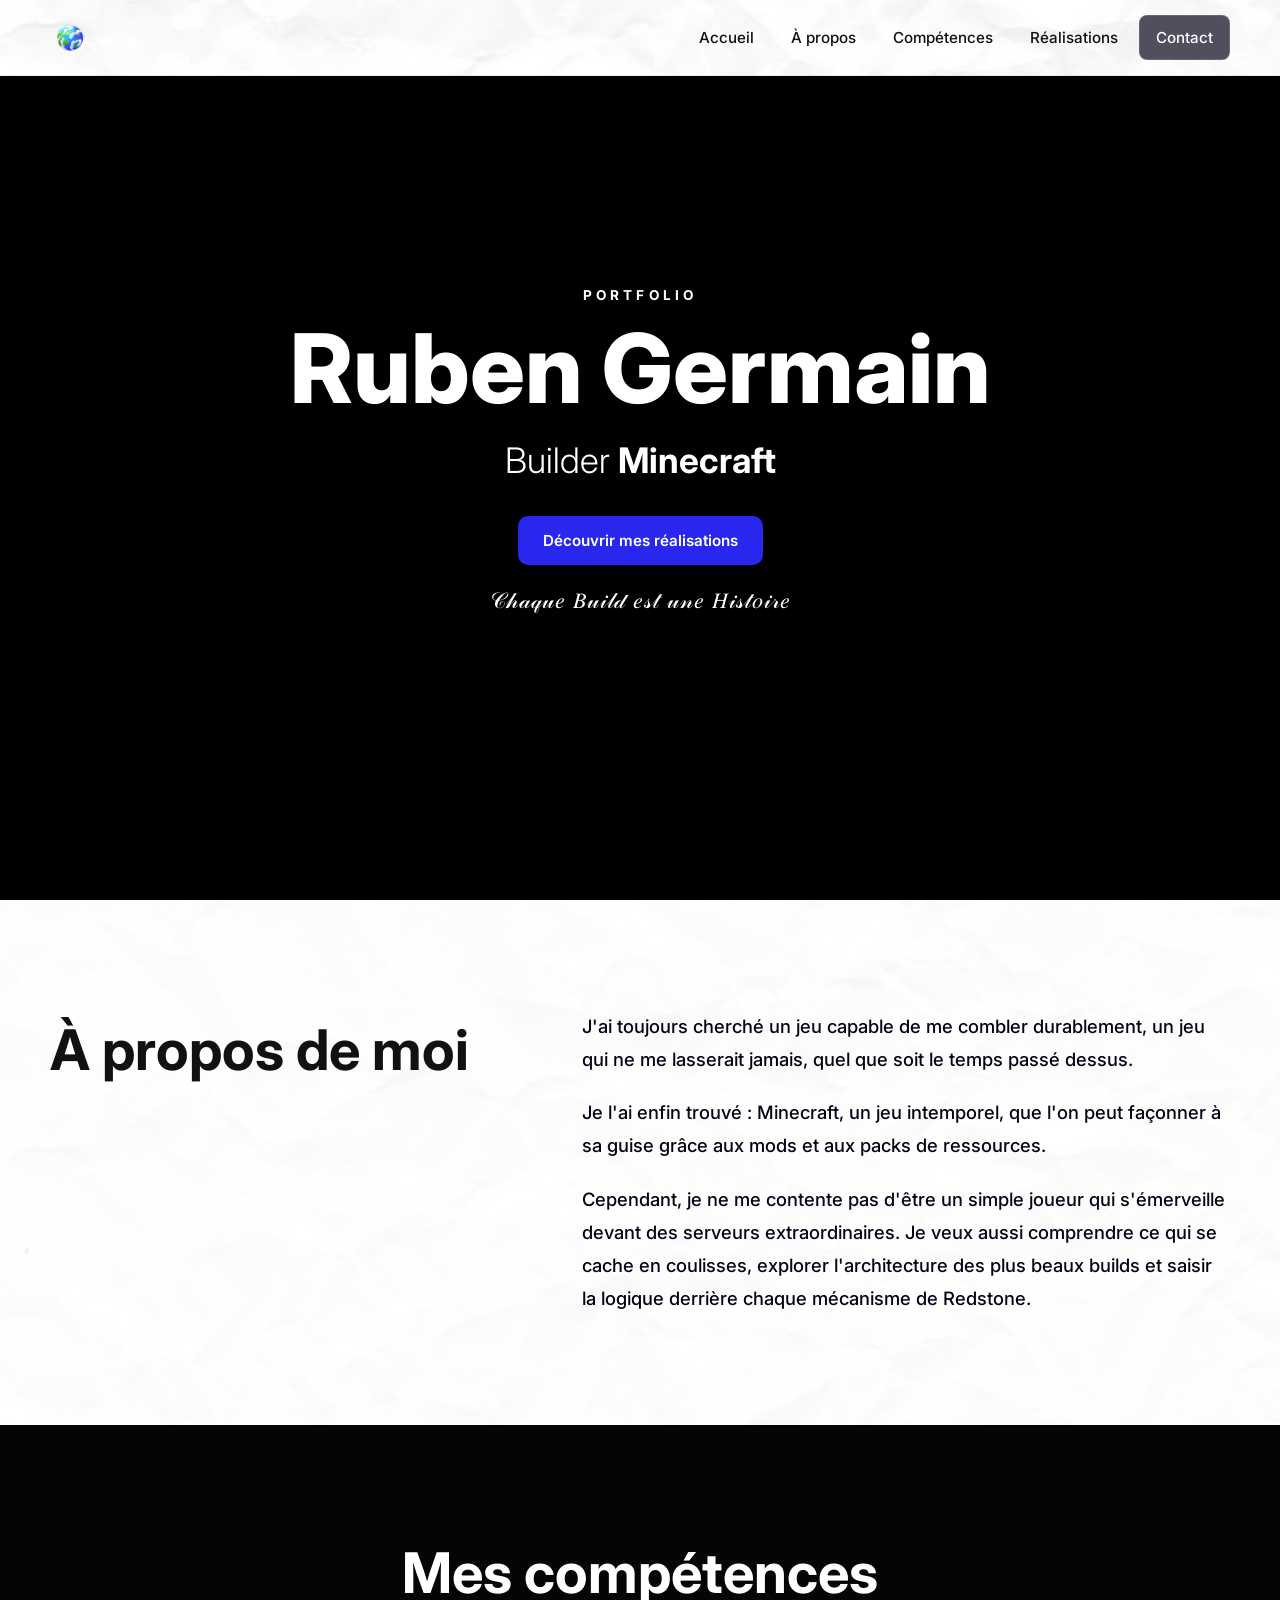
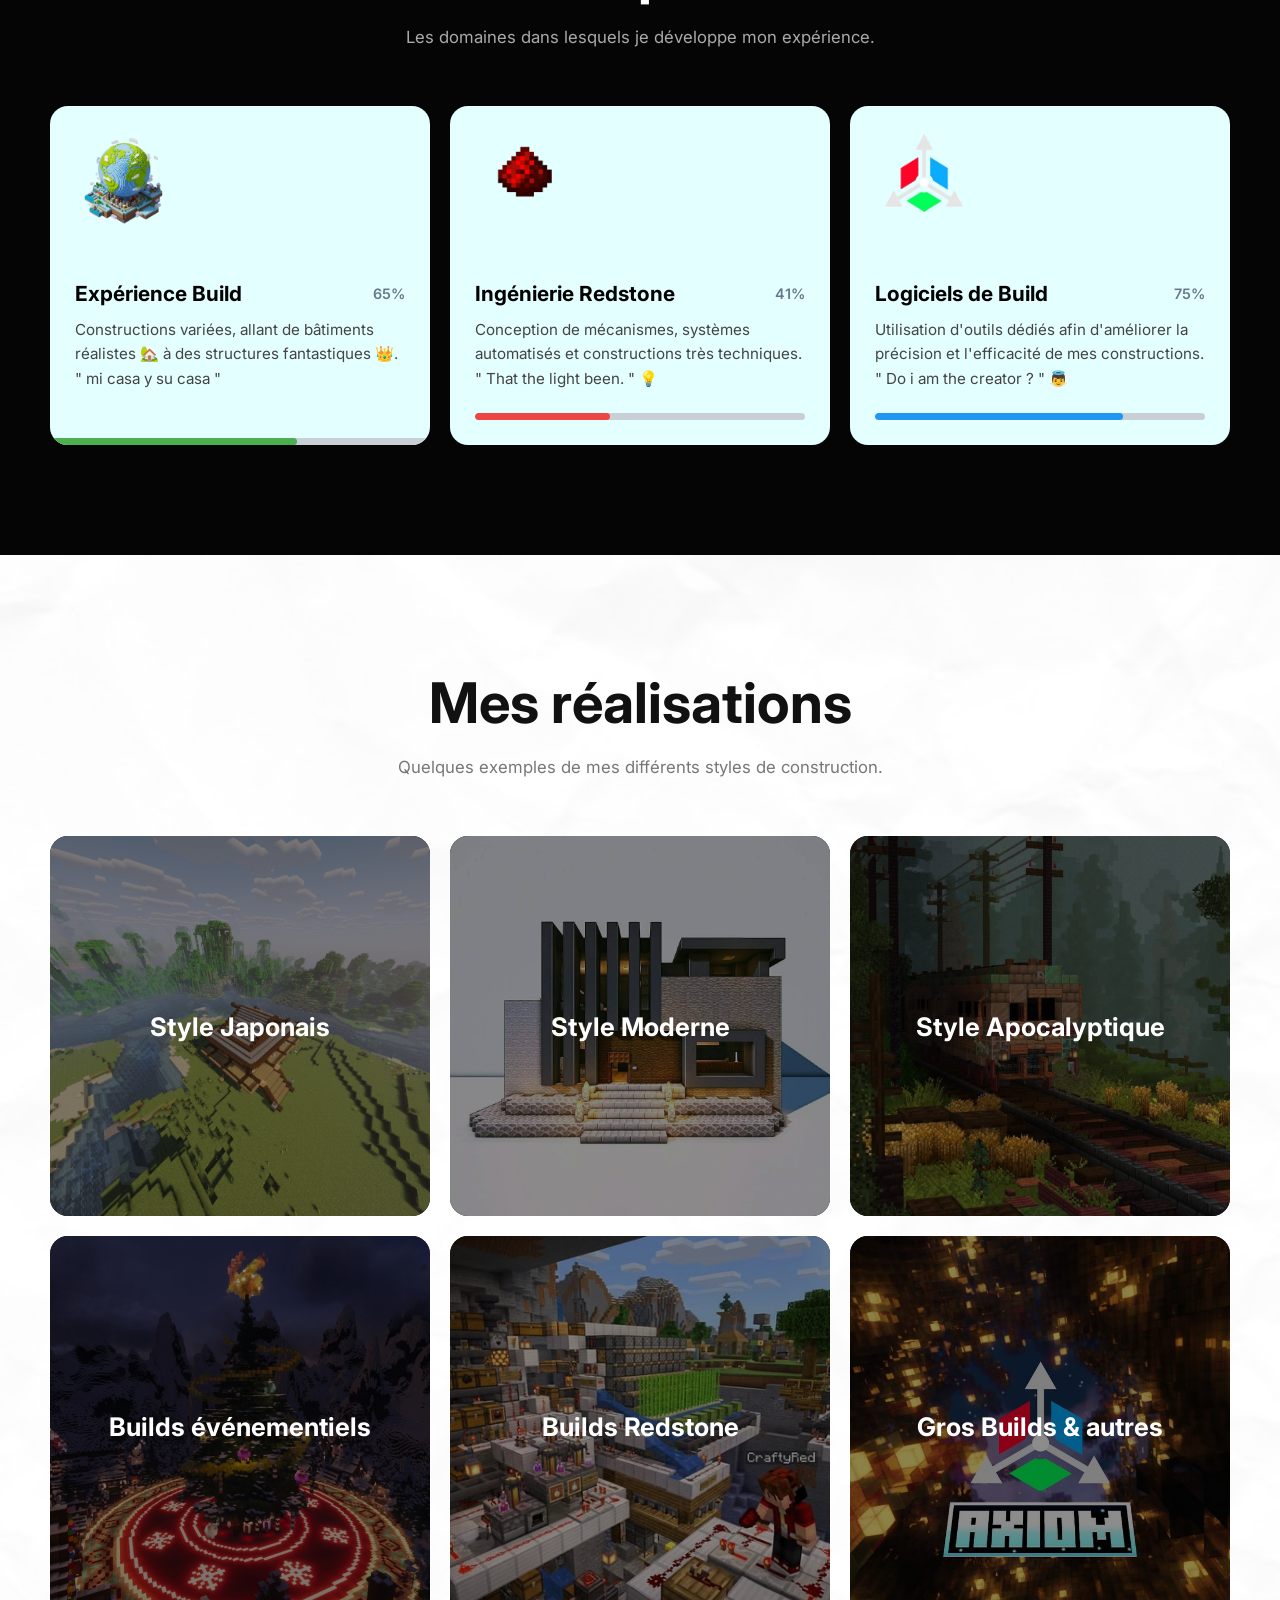
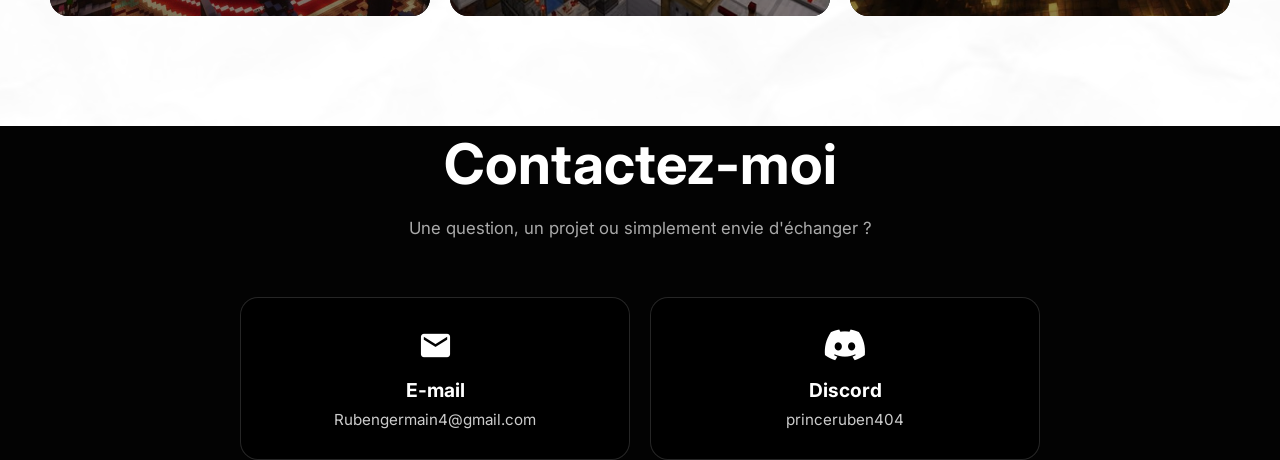
<file: index.html>
<!DOCTYPE html>
<html lang="fr">

<head>
    <meta charset="UTF-8">
    <meta name="viewport" content="width=device-width, initial-scale=1.0">

    <title>Ruben Germain — Builder Minecraft</title>

    <!-- FAVICON -->
    <link rel="icon" href="img/favicon.ico" sizes="any">
    <link rel="icon" type="image/png" sizes="32x32" href="img/favicon-32.png">
    <link rel="icon" type="image/png" sizes="16x16" href="img/favicon-16.png">
    <link rel="apple-touch-icon" href="img/favicon-180.png">
    <link rel="icon" type="image/png" sizes="192x192" href="img/favicon-192.png">

    <meta
        name="description"
        content="Portfolio de Ruben Germain, Builder Minecraft spécialisé dans la construction et la Redstone."
    >

    <!-- Google Fonts -->
    <link rel="preconnect" href="https://fonts.googleapis.com">
    <link rel="preconnect" href="https://fonts.gstatic.com" crossorigin>

    <link
        href="https://fonts.googleapis.com/css2?family=Inter:wght@300;400;500;600;700;800&display=swap"
        rel="stylesheet"
    >

    <!-- Material Icons -->
    <link
        rel="stylesheet"
        href="https://fonts.googleapis.com/icon?family=Material+Icons"
    >

    <!-- Font Awesome -->
    <link
        rel="stylesheet"
        href="https://cdnjs.cloudflare.com/ajax/libs/font-awesome/6.5.2/css/all.min.css"
    >

    <!-- CSS -->
    <link rel="stylesheet" href="styles/styles.css">
</head>


<body>

<!-- HEADER -->

<header class="header">

    <div class="container header-inner">

        <a href="#accueil" class="header-logo" aria-label="Retour à l'accueil">
            <img src="img/logo.png" alt="Logo Ruben Germain">
        </a>

        <nav class="navigation">

            <ul class="header-menu">

                <li>
                    <a href="#accueil">Accueil</a>
                </li>

                <li>
                    <a href="#apropos">À propos</a>
                </li>

                <li>
                    <a href="#competences">Compétences</a>
                </li>

                <li>
                    <a href="#realisations">Réalisations</a>
                </li>

                <li>
                    <a href="#contact">Contact</a>
                </li>

            </ul>

        </nav>

    </div>

</header>


<main>


<!-- HERO -->

<section class="hero" id="accueil">

    <video
        class="hero-background"
        autoplay
        muted
        loop
        playsinline
        preload="metadata"
    >

        <source
            src="img/minecraft-snowy-campfire.1920x1080.mp4"
            type="video/mp4"
        >

    </video>

    <div class="hero-overlay"></div>


    <div class="hero-content">

        <p class="hero-small-title">
            PORTFOLIO
        </p>

        <h1>
            Ruben Germain
        </h1>

        <p class="hero-subtitle">
            Builder <span>Minecraft</span>
        </p>

        <a
            href="#realisations"
            class="hero-button"
        >
            Découvrir mes réalisations
        </a>

        <p class="hero-quote">𝒞𝒽𝒶𝓆𝓊𝑒 𝐵𝓊𝒾𝓁𝒹 𝑒𝓈𝓉 𝓊𝓃𝑒 𝐻𝒾𝓈𝓉𝑜𝒾𝓇𝑒</p>

    </div>

</section>



<!-- À PROPOS -->

<section class="section" id="apropos">

    <div class="container">

        <div class="about">

            <div class="about-title">

                <h2>
                    À propos de moi
                </h2>

            </div>


            <div class="about-content">

                <p>
                    J'ai toujours cherché un jeu capable de me combler
                    durablement, un jeu qui ne me lasserait jamais, quel que
                    soit le temps passé dessus.
                </p>

                <p>
                    Je l'ai enfin trouvé : Minecraft, un jeu intemporel,
                    que l'on peut façonner à sa guise grâce aux mods et aux
                    packs de ressources.
                </p>

                <p>
                    Cependant, je ne me contente pas d'être un simple joueur
                    qui s'émerveille devant des serveurs extraordinaires.
                    Je veux aussi comprendre ce qui se cache en coulisses,
                    explorer l'architecture des plus beaux builds et saisir
                    la logique derrière chaque mécanisme de Redstone.
                </p>

            </div>

        </div>

    </div>

</section>



<div class="progress-fill build"></div>
<div class="progress-fill redstone"></div>
<div class="progress-fill logiciels"></div>

<!-- COMPÉTENCES -->
<section
    class="section section-dark"
    id="competences"
>
    <div class="container">

        <div class="section-heading center">

            <h2>
                Mes compétences
            </h2>

            <p>
                Les domaines dans lesquels je développe mon expérience.
            </p>

        </div>


        <div class="skills-grid">

            <!-- COMPÉTENCE 1 -->
            <article class="skill-card">

                <div class="skill-image">
                    <img
                        src="img/Build_logo Better.png"
                        alt="Construction Minecraft"
                    >
                </div>

                <div class="skill-content">

                    <div class="skill-title">
    <h3>Expérience Build</h3>
    <span class="skill-percent">65%</span>
</div>

                    <p>
                        Constructions variées, allant de
                        bâtiments réalistes 🏡 à des structures fantastiques 👑. " mi casa y su casa "
                    </p>

                </div>



<div class="skill-progress">
    <div class="progress-bar">
        <div class="progress-fill">
            
        </div>
    </div>
</div>

            </article>


            <!-- COMPÉTENCE 2 -->
            <article class="skill-card">

                <div class="skill-image">
                    <img
                        src="img/Red_stone Better.png"
                        alt="Ingénierie Redstone"
                    >
                </div>

                <div class="skill-content">

                    <div class="skill-title">
                        <h3>Ingénierie Redstone</h3>
                        <span class="skill-percent">41%</span>
                    </div>

                    <p>
                        Conception de mécanismes,
                         systèmes automatisés
                        et constructions très techniques. 
                         " That the light been. " 💡
                    </p>

                    <div class="skill-progress">

                        <div class="progress-bar">
                            <div
                                class="progress-fill"
                                style="width: 85%;"
                            ></div>
                        </div>

                    </div>

                </div>

            </article>


            <!-- COMPÉTENCE 3 -->
            <article class="skill-card">

                <div class="skill-image">
                    <img
                        src="img/Axiom Better.png"
                        alt="Logiciels de construction"
                    >
                </div>

                <div class="skill-content">

                    <div class="skill-title">
                        <h3>Logiciels de Build</h3>
                        <span class="skill-percent">75%</span>
                    </div>

                    <p>
                        Utilisation d'outils dédiés afin d'améliorer
                        la précision et l'efficacité de mes constructions. 
                        " Do i am the creator ? " 👼
                    </p>

                    <div class="skill-progress">

                        <div class="progress-bar">
                            <div
                                class="progress-fill"
                                style="width: 92%;"
                            ></div>
                        </div>

                    </div>

                </div>

            </article>

        </div>

    </div>
</section>



<!-- RÉALISATIONS -->

<section
    class="section"
    id="realisations"
>

    <div class="container">


        <div class="section-heading center">

            <h2>
                Mes réalisations
            </h2>

            <p>
                Quelques exemples de mes différents styles de construction.
            </p>

        </div>



        <div class="projects-grid">


            <!-- JAPONAIS -->

            <article
                class="project"
                data-sound="song/Survol-Real.wav"
            >

                <a href="pages/japonais.html">

                    <img
                        src="img/Japan style.png"
                        alt="Construction Minecraft de style japonais"
                    >

                    <div class="project-overlay">

                        <h3>
                            Style Japonais
                        </h3>

                    </div>

                </a>

            </article>



            <!-- MODERNE -->

            <article
                class="project"
                data-sound="song/Survol-Real.wav"
            >

                <a href="pages/moderne.html">

                    <img
                        src="img/Modern.jpg"
                        alt="Construction Minecraft de style moderne"
                    >

                    <div class="project-overlay">

                        <h3>
                            Style Moderne
                        </h3>

                    </div>

                </a>

            </article>



            <!-- APOCALYPTIQUE -->

            <article
                class="project"
                data-sound="song/Survol-Real.wav"
            >

                <a href="pages/apocalyptique.html">

                    <img
                        src="img/Apoca.jpg"
                        alt="Construction Minecraft apocalyptique"
                    >

                    <div class="project-overlay">

                        <h3>
                            Style Apocalyptique
                        </h3>

                    </div>

                </a>

            </article>



            <!-- ÉVÉNEMENTIEL -->

            <article
                class="project"
                data-sound="song/Survol-Real.wav"
            >

                <a href="pages/evenementiel.html">

                    <img
                        src="img/event.jpg"
                        alt="Build Minecraft événementiel"
                    >

                    <div class="project-overlay">

                        <h3>
                            Builds événementiels
                        </h3>

                    </div>

                </a>

            </article>



            <!-- REDSTONE -->

            <article
                class="project"
                data-sound="song/Survol-Real.wav"
            >

                <a href="pages/redstone.html">

                    <img
                        src="img/Redstone.jpg"
                        alt="Construction Minecraft Redstone"
                    >

                    <div class="project-overlay">

                        <h3>
                            Builds Redstone
                        </h3>

                    </div>

                </a>

            </article>



            <!-- AXIOM -->

            <article
                class="project"
                data-sound="song/Survol-Real.wav"
            >

                <a href="pages/autres.html">

                    <img
                        src="img/Axiom.jpg"
                        alt="Grand build Minecraft"
                    >

                    <div class="project-overlay">

                        <h3>
                            Gros Builds & autres
                        </h3>

                    </div>

                </a>

            </article>


        </div>

    </div>

</section>



<!-- CONTACT -->

<section
    class="contact-section section-dark"
    id="contact"
>


    <!-- VIDÉO DE FOND -->

    <video
        class="contact-background"
        autoplay
        muted
        loop
        playsinline
        preload="metadata"
    >

        <source
            src="img/minecraft-snowy-campfire.1920x1080.mp4"
            type="video/mp4"
        >

    </video>


    <div class="contact-overlay"></div>


    <div class="container contact-content">


        <div class="section-heading center">

            <h2>
                Contactez-moi
            </h2>

            <p>
                Une question, un projet ou simplement envie d'échanger ?
            </p>

        </div>



        <div class="contact-grid">


            <!-- EMAIL -->

            <a
                href="mailto:Rubengermain4@gmail.com"
                class="contact-card"
            >

                <span class="material-icons contact-icon">
                    mail
                </span>

                <span class="contact-label">
                    E-mail
                </span>

                <span class="contact-value">
                    Rubengermain4@gmail.com
                </span>

            </a>



            <!-- DISCORD -->

            <a
                href="#"
                class="contact-card"
            >

                <i class="fa-brands fa-discord contact-icon"></i>

                <span class="contact-label">
                    Discord
                </span>

                <span class="contact-value">
                    princeruben404
                </span>

            </a>


        </div>

    </div>

</section>


</main>


<!-- JAVASCRIPT -->

<script src="js/app.js" defer></script>

</body>

</html>
</file>
<file: styles/styles.css>
@import url('https://fonts.googleapis.com/css2?family=Inter:wght@300;400;500;600;700;800&display=swap');

/* ========================================
   RESET
======================================== */

* {
    margin: 0;
    padding: 0;
    box-sizing: border-box;
}

html {
    scroll-behavior: smooth;
    scroll-padding-top: 80px;
}

body {
    font-family: "Inter", sans-serif;
    color: #111;
    background: #fff;
    overflow-x: hidden;
}

img {
    display: block;
    max-width: 100%;
}

a {
    color: inherit;
}

button,
a {
    -webkit-tap-highlight-color: transparent;
}


/* ========================================
   CONTAINER
======================================== */

.container {
    width: min(1180px, calc(100% - 40px));
    margin-inline: auto;
}


/* ========================================
   HEADER
======================================== */

.header {
    position: fixed;
    top: 0;
    left: 0;
    width: 100%;
    z-index: 1000;
    background:
        linear-gradient(rgba(255, 255, 255, 0.75), rgba(255, 255, 255, 0.75)),
        url('../img/header-bg.jpg') center/cover no-repeat;
    box-shadow: 0 4px 25px rgba(0, 0, 0, 0.08);
    border-bottom: 1px solid rgba(0, 0, 0, 0.06);
}

.header-inner {
    min-height: 75px;
    display: flex;
    align-items: center;
    justify-content: space-between;
}

.header-logo {
    display: block;
    flex-shrink: 0;
}

.header-logo img {
    width: 40px;
    height: 45px;
    object-fit: contain;
    border-radius: 8px;
}

.navigation {
    display: flex;
}

.header-menu {
    display: flex;
    align-items: center;
    gap: 5px;
    list-style: none;
}

.header-menu a {
    display: block;
    padding: 12px 16px;
    color: #111;
    text-decoration: none;
    font-size: 0.95rem;
    font-weight: 500;
    border-radius: 8px;
    transition:
        background 0.25s ease,
        color 0.25s ease;
}

.header-menu a:hover {
    background: rgba(0, 0, 0, 0.06);
    color: #2926ee;
}

.header-menu li:last-child a {
    background: #4f4f5e;
    color: #fff;
    border: 1px solid rgba(255, 255, 255, 0.15);
}

.header-menu li:last-child a:hover {
    background: #2926ee;
    color: #fff;
}


/* ========================================
   HAMBURGER
======================================== */

.menu-toggle {
    display: none;
    width: 44px;
    height: 44px;
    border: 0;
    border-radius: 8px;
    background: transparent;
    cursor: pointer;
}

.menu-toggle span {
    display: block;
    width: 25px;
    height: 2px;
    margin: 5px auto;
    background: #111;
    transition: 0.3s ease;
}


/* ========================================
   HERO
======================================== */


.hero-quote {
    margin-top: 22px;
    color: #ffffff;
    font-size: 22px;
    font-weight: 500;
    text-align: center;
    letter-spacing: 1px;
    text-shadow: 0 2px 8px rgba(0, 0, 0, 0.6);
}


.hero {
    position: relative;
    min-height: 100svh;
    display: grid;
    place-items: center;
    overflow: hidden;
    background: #000;
}

.hero-background {
    position: absolute;
    inset: 0;
    width: 100%;
    height: 100%;
    object-fit: cover;
    filter: brightness(55%);
}

.hero-overlay {
    position: absolute;
    inset: 0;
    background:
        linear-gradient(
            180deg,
            rgba(0, 0, 0, 0.25),
            rgba(0, 0, 0, 0.55)
        );
}

.hero-content {
    position: relative;
    z-index: 2;
    width: min(900px, calc(100% - 40px));
    text-align: center;
    color: #fff;
}

.hero-small-title {
    margin-bottom: 15px;
    font-size: 0.85rem;
    font-weight: 700;
    letter-spacing: 0.3em;
}

.hero h1 {
    font-size: clamp(2.8rem, 8vw, 6rem);
    line-height: 1.05;
    font-weight: 800;
}

.hero-subtitle {
    margin-top: 20px;
    font-size: clamp(1.3rem, 3vw, 2.2rem);
    font-weight: 300;
}

.hero-subtitle span {
    font-weight: 700;
}

.hero-button {
    display: inline-block;
    margin-top: 35px;
    padding: 15px 25px;
    color: #fff;
    background: #2926ee;
    border-radius: 10px;
    text-decoration: none;
    font-size: 0.95rem;
    font-weight: 600;
    transition:
        transform 0.25s ease,
        background 0.25s ease;
}

.hero-button:hover {
    background: #1d1ab8;
    transform: translateY(-3px);
}


/* ========================================
   SECTIONS
======================================== */

.section {
    padding: clamp(65px, 9vw, 110px) 0;
}

.section-dark {
    background: #050505;
    color: #fff;
}

#apropos,
#realisations {
    background:
        linear-gradient(rgba(255, 255, 255, 0.9), rgba(255, 255, 255, 0.9)),
        url('../img/header-bg.jpg') center/cover no-repeat;
}

.section-heading {
    margin-bottom: 55px;
}

.section-heading.center {
    text-align: center;
}

.section-heading h2 {
    margin-top: 8px;
    font-size: clamp(2rem, 5vw, 3.5rem);
    line-height: 1.1;
}

.section-heading p {
    max-width: 650px;
    margin: 18px auto 0;
    color: #777;
    font-size: 1.05rem;
    line-height: 1.7;
}

.section-dark .section-heading p {
    color: #aaa;
}


/* ========================================
   À PROPOS
======================================== */

.about {
    display: grid;
    grid-template-columns: minmax(250px, 0.8fr) minmax(0, 1.2fr);
    gap: clamp(40px, 8vw, 100px);
    align-items: start;
}

.about-title h2 {
    margin-top: 10px;
    font-size: clamp(2rem, 5vw, 3.5rem);
    line-height: 1.1;
}

.about-content p {
    margin-bottom: 20px;
    color: #040417;
    font-size: clamp(1rem, 2vw, 1.15rem);
    line-height: 1.8;
    font-weight: 500;
}

.about-content p:last-child {
    margin-bottom: 0;
}


/* ========================================
   COMPÉTENCES
======================================== */

.skills-grid {
    display: grid;
    grid-template-columns: repeat(3, 1fr);
    gap: 20px;
}

.skill-card {
    display: flex;
    flex-direction: column;
    overflow: hidden;
    background: #e4ffff;
    border-radius: 18px;
    transition:
        transform 0.3s ease,
        box-shadow 0.3s ease;
}

.skill-card:hover {
    transform: translateY(-7px);
    box-shadow: 0 20px 50px rgba(0, 0, 0, 0.25);
}


/* IMAGE DES COMPÉTENCES */

.skill-image {
    height: 150px;
    display: flex;
    align-items: flex-start;
    justify-content: flex-start;
    padding: 20px 25px 0;
}

.skill-image img {
    width: 75%;
    height: 75%;
    object-fit: contain;
    object-position: left top;
}


/* CONTENU */

.skill-content {
    display: flex;
    flex-direction: column;
    flex: 1;
    padding: 25px;
}

.skill-title {
    display: flex;
    align-items: center;
    justify-content: space-between;
    gap: 15px;
}

.skill-title h3 {
    margin: 0;
    color: #000;
    font-size: 1.3rem;
}

.skill-title span {
    flex-shrink: 0;
    color: #69798d;
    font-size: 0.9rem;
    font-weight: 600;
}

.skill-card p {
    margin-top: 12px;
    color: #444;
    font-size: 0.95rem;
    line-height: 1.6;
}


/* ========================================
   BARRES DE PROGRESSION
======================================== */

.skill-progress {
    margin-top: auto;
    padding-top: 22px;
}

.progress-bar {
    width: 100%;
    height: 7px;
    overflow: hidden;
    background: #c9d0d5;
    border-radius: 20px;
}

.progress-fill {
    height: 100%;
    border-radius: 20px;

    /* Animation */
    transition: width 0.6s ease;
}


/* ========================================
   COULEURS DES BARRES
======================================== */

/* 1 — BUILD : VERT */

.skill-card:nth-child(1) .progress-fill {
    width: 45%;
    background: #4CAF50;
}


/* 2 — REDSTONE : ROUGE */

.skill-card:nth-child(2) .progress-fill {
    width: 28%;
    background: #ef4444;
}


/* 3 — LOGICIELS : BLEU */

.skill-card:nth-child(3) .progress-fill {
    width: 8%;
    background: #2196F3;
}


/* ========================================
   RÉALISATIONS
======================================== */

.projects-grid {
    display: grid;
    grid-template-columns: repeat(3, 1fr);
    gap: 20px;
}

.project {
    position: relative;
    aspect-ratio: 1 / 1;
    overflow: hidden;
    border-radius: 18px;
    background: #111;
}

.project a {
    display: block;
    width: 100%;
    height: 100%;
    text-decoration: none;
}

.project img {
    width: 100%;
    height: 100%;
    object-fit: cover;
    filter: brightness(55%);
    transition:
        transform 0.5s ease,
        filter 0.5s ease;
}

.project-overlay {
    position: absolute;
    inset: 0;
    display: flex;
    align-items: center;
    justify-content: center;
    padding: 20px;
    text-align: center;
    color: #fff;
    pointer-events: none;
}

.project-overlay h3 {
    font-size: clamp(1.1rem, 2vw, 1.6rem);
}

.project:hover img {
    transform: scale(1.08);
    filter: brightness(85%);
}


/* ========================================
   CONTACT
======================================== */

.contact-section {
    position: relative;
    overflow: hidden;
}

.contact-background {
    position: absolute;
    inset: 0;
    width: 100%;
    height: 100%;
    object-fit: cover;
    filter: brightness(45%);
}

.contact-overlay {
    position: absolute;
    inset: 0;
    background: rgba(0, 0, 0, 0.45);
}

.contact-content {
    position: relative;
    z-index: 2;
}

.contact-grid {
    display: grid;
    grid-template-columns: repeat(2, 1fr);
    gap: 20px;
    max-width: 800px;
    margin-inline: auto;
}

.contact-card {
    display: flex;
    flex-direction: column;
    align-items: center;
    padding: 30px 20px;
    color: #fff;
    background: rgba(0, 0, 0, 0.7);
    border: 1px solid rgba(255, 255, 255, 0.15);
    border-radius: 18px;
    text-decoration: none;
    backdrop-filter: blur(8px);
    transition:
        transform 0.3s ease,
        background 0.3s ease;
}

.contact-card:hover {
    transform: translateY(-5px);
    background: rgba(41, 38, 238, 0.8);
}

.contact-icon {
    font-size: 35px;
    margin-bottom: 15px;
}

.contact-label {
    font-size: 1.2rem;
    font-weight: 700;
}

.contact-value {
    margin-top: 8px;
    max-width: 100%;
    overflow-wrap: anywhere;
    color: #ccc;
    font-size: 0.95rem;
}


/* ========================================
   MUSIC DE FOND
======================================== */

#music-button {
    position: fixed;
    right: 20px;
    bottom: 20px;
    z-index: 2000;
    width: 50px;
    height: 50px;
    border: none;
    border-radius: 50%;
    background: #4f4f5e;
    color: white;
    font-size: 20px;
    cursor: pointer;
    box-shadow: 0 5px 20px rgba(0, 0, 0, 0.25);
    transition: transform 0.2s ease;
}

#music-button:hover {
    transform: scale(1.1);
}


/* ========================================
   TABLETTE
======================================== */

@media (max-width: 900px) {

    .container {
        width: min(100% - 32px, 700px);
    }

    .header-inner {
        min-height: 65px;
    }

    .header-logo img {
        width: 100px;
        height: 45px;
    }

    .header-menu a {
        padding: 10px;
        font-size: 0.85rem;
    }

    .about {
        grid-template-columns: 1fr;
        gap: 35px;
    }

    .skills-grid,
    .projects-grid {
        grid-template-columns: repeat(2, 1fr);
    }
}


/* ========================================
   MOBILE
======================================== */

@media (max-width: 650px) {

    html {
        scroll-padding-top: 65px;
    }

    .container {
        width: min(100% - 28px, 500px);
    }


    /* HEADER */

    .header-inner {
        min-height: 65px;
    }

    .menu-toggle {
        display: block;
    }

    .navigation {
        position: absolute;
        top: 65px;
        left: 0;
        width: 100%;
        padding: 10px 14px 18px;
        background:
            linear-gradient(rgba(255, 255, 255, 0.95), rgba(255, 255, 255, 0.95)),
            url('../img/header-bg.jpg') center/cover no-repeat;
        box-shadow: 0 15px 30px rgba(0, 0, 0, 0.08);
        opacity: 0;
        visibility: hidden;
        transform: translateY(-10px);
        transition:
            opacity 0.25s ease,
            transform 0.25s ease,
            visibility 0.25s ease;
    }

    .navigation.active {
        opacity: 1;
        visibility: visible;
        transform: translateY(0);
    }

    .header-menu {
        flex-direction: column;
        align-items: stretch;
        width: 100%;
        gap: 2px;
    }

    .header-menu a {
        width: 100%;
        padding: 14px;
        text-align: center;
        font-size: 1rem;
    }


    /* HERO */

    .hero {
        min-height: 100svh;
    }

    .hero-content {
        width: calc(100% - 30px);
    }

    .hero h1 {
        font-size: clamp(2.3rem, 12vw, 3.5rem);
    }

    .hero-subtitle {
        margin-top: 12px;
        font-size: 1.3rem;
    }

    .hero-small-title {
        font-size: 0.7rem;
        letter-spacing: 0.2em;
    }

    .hero-button {
        width: 100%;
        max-width: 300px;
        margin-top: 28px;
        padding: 15px 18px;
    }


    /* SECTIONS */

    .section {
        padding: 65px 0;
    }

    .section-heading {
        margin-bottom: 35px;
    }

    .section-heading h2,
    .about-title h2 {
        font-size: 2rem;
    }

    .section-heading p {
        font-size: 0.95rem;
    }


    /* ABOUT */

    .about {
        gap: 25px;
    }

    .about-content p {
        font-size: 1rem;
        line-height: 1.7;
    }


    /* SKILLS */

    .skills-grid {
        grid-template-columns: 1fr;
        gap: 16px;
    }

    .skill-image {
        height: 160px;
    }

    .skill-content {
        padding: 20px;
    }


    /* PROJECTS */

    .projects-grid {
        grid-template-columns: 1fr;
        gap: 16px;
    }

    .project {
        aspect-ratio: 4 / 3;
        border-radius: 15px;
    }

    .project-overlay h3 {
        font-size: 1.35rem;
    }


    /* CONTACT */

    .contact-grid {
        grid-template-columns: 1fr;
        gap: 15px;
    }

    .contact-card {
        padding: 25px 15px;
    }
}


/* ========================================
   TRÈS PETITS TÉLÉPHONES
======================================== */

@media (max-width: 380px) {

    .container {
        width: calc(100% - 22px);
    }

    .hero h1 {
        font-size: 2.2rem;
    }

    .hero-subtitle {
        font-size: 1.1rem;
    }

    .section {
        padding: 50px 0;
    }

    .section-heading h2,
    .about-title h2 {
        font-size: 1.8rem;
    }
}
</file>
